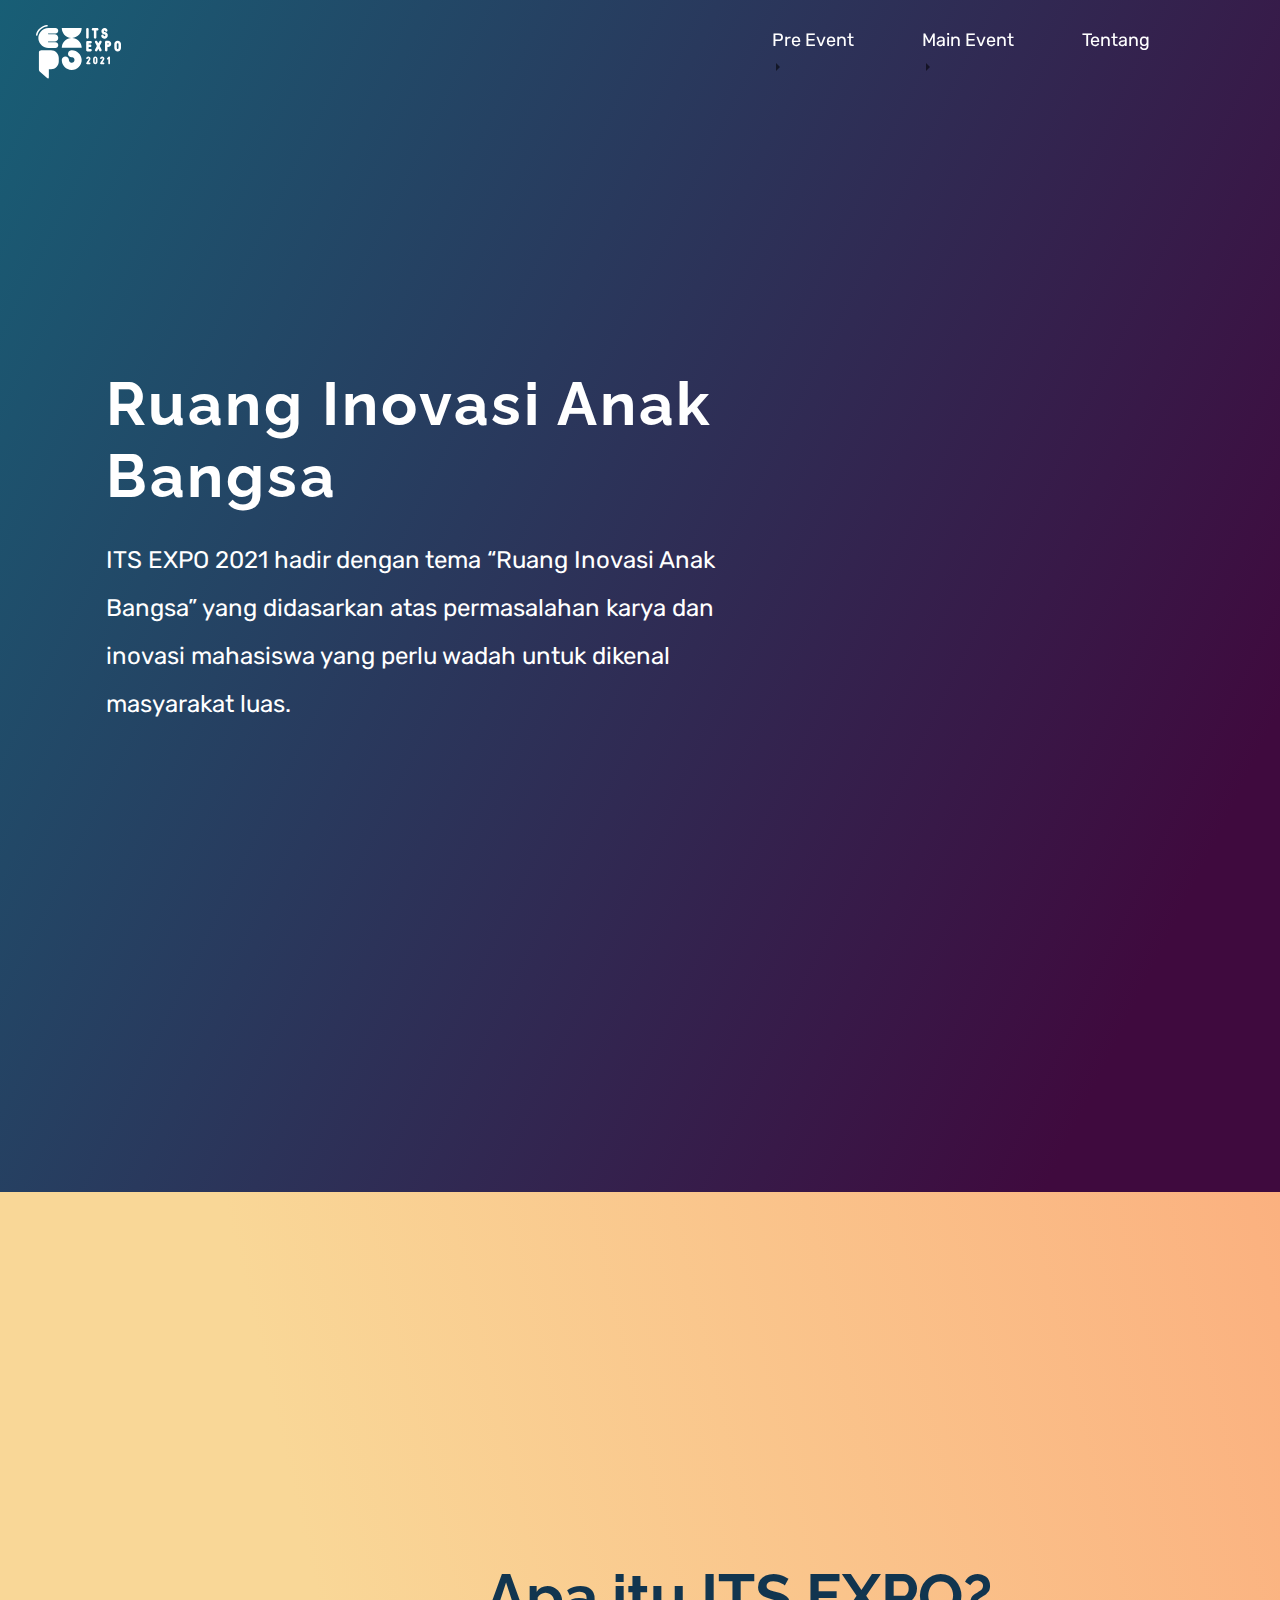
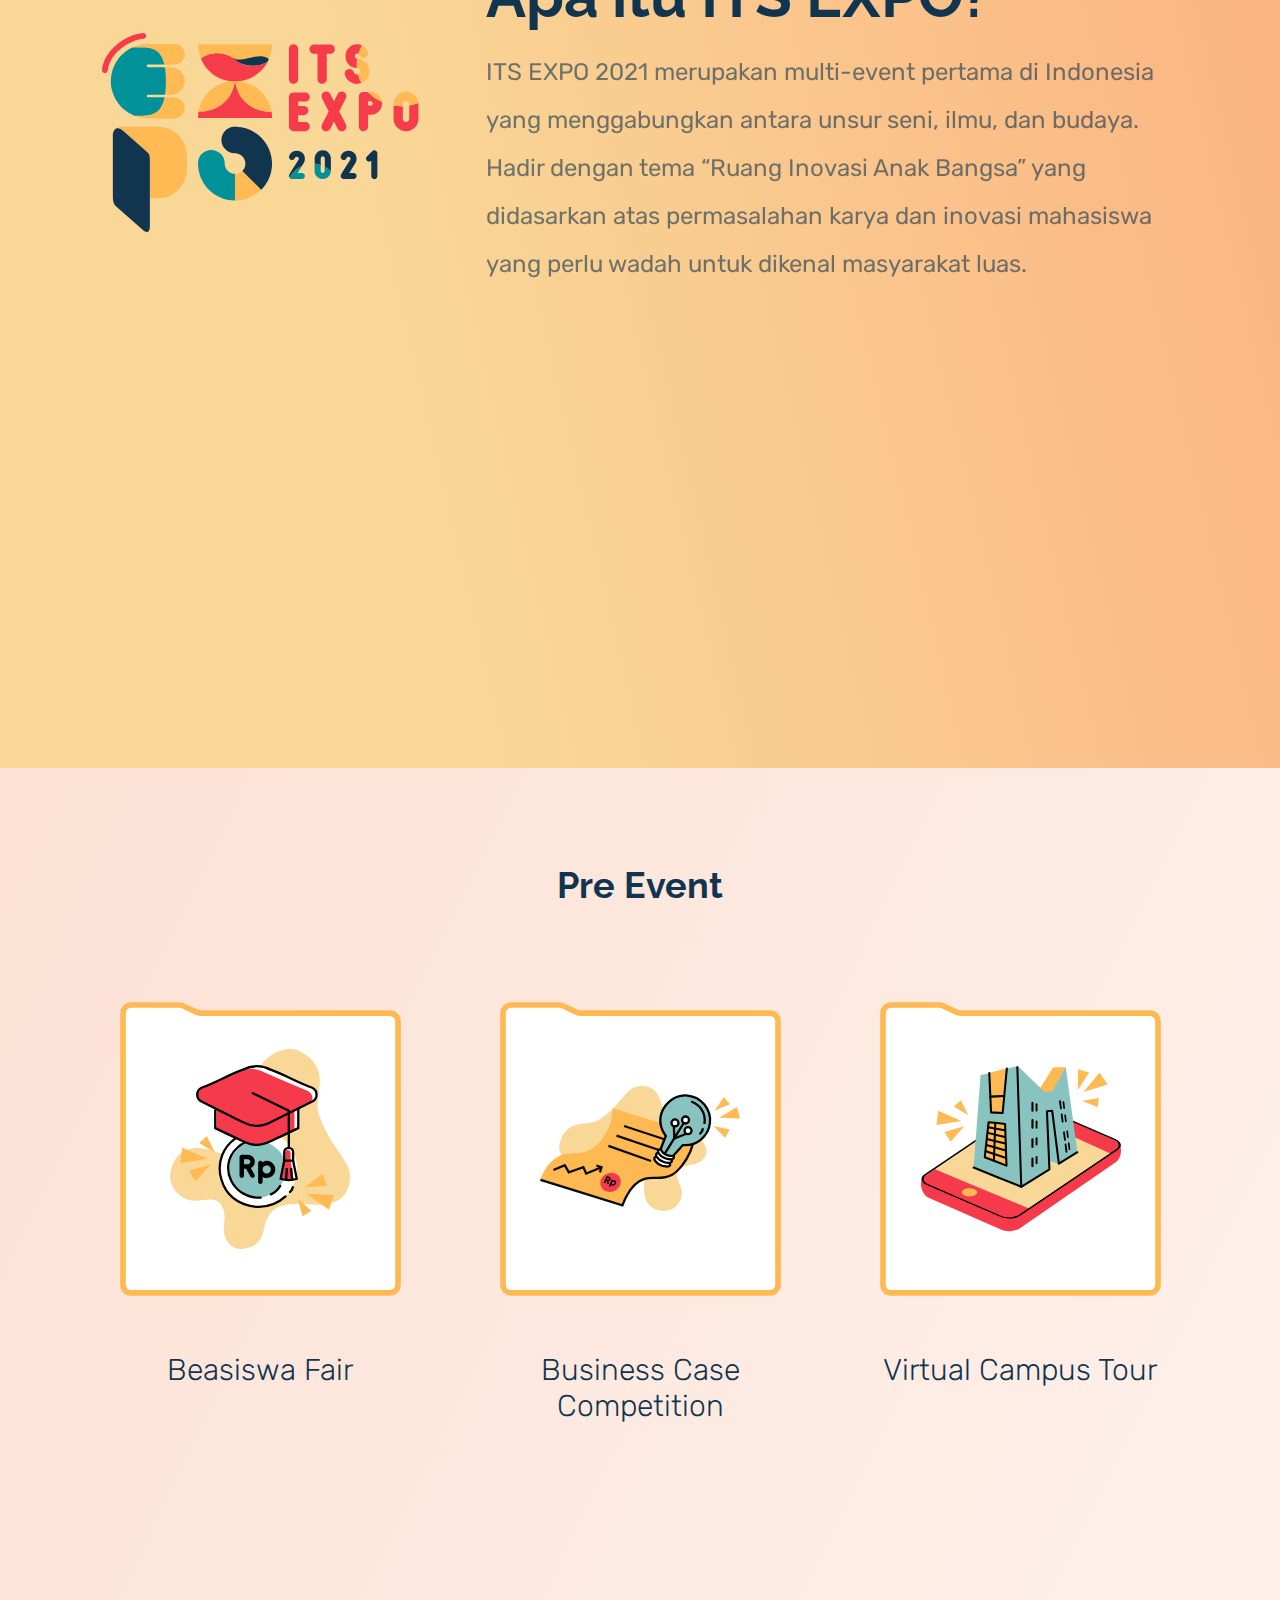
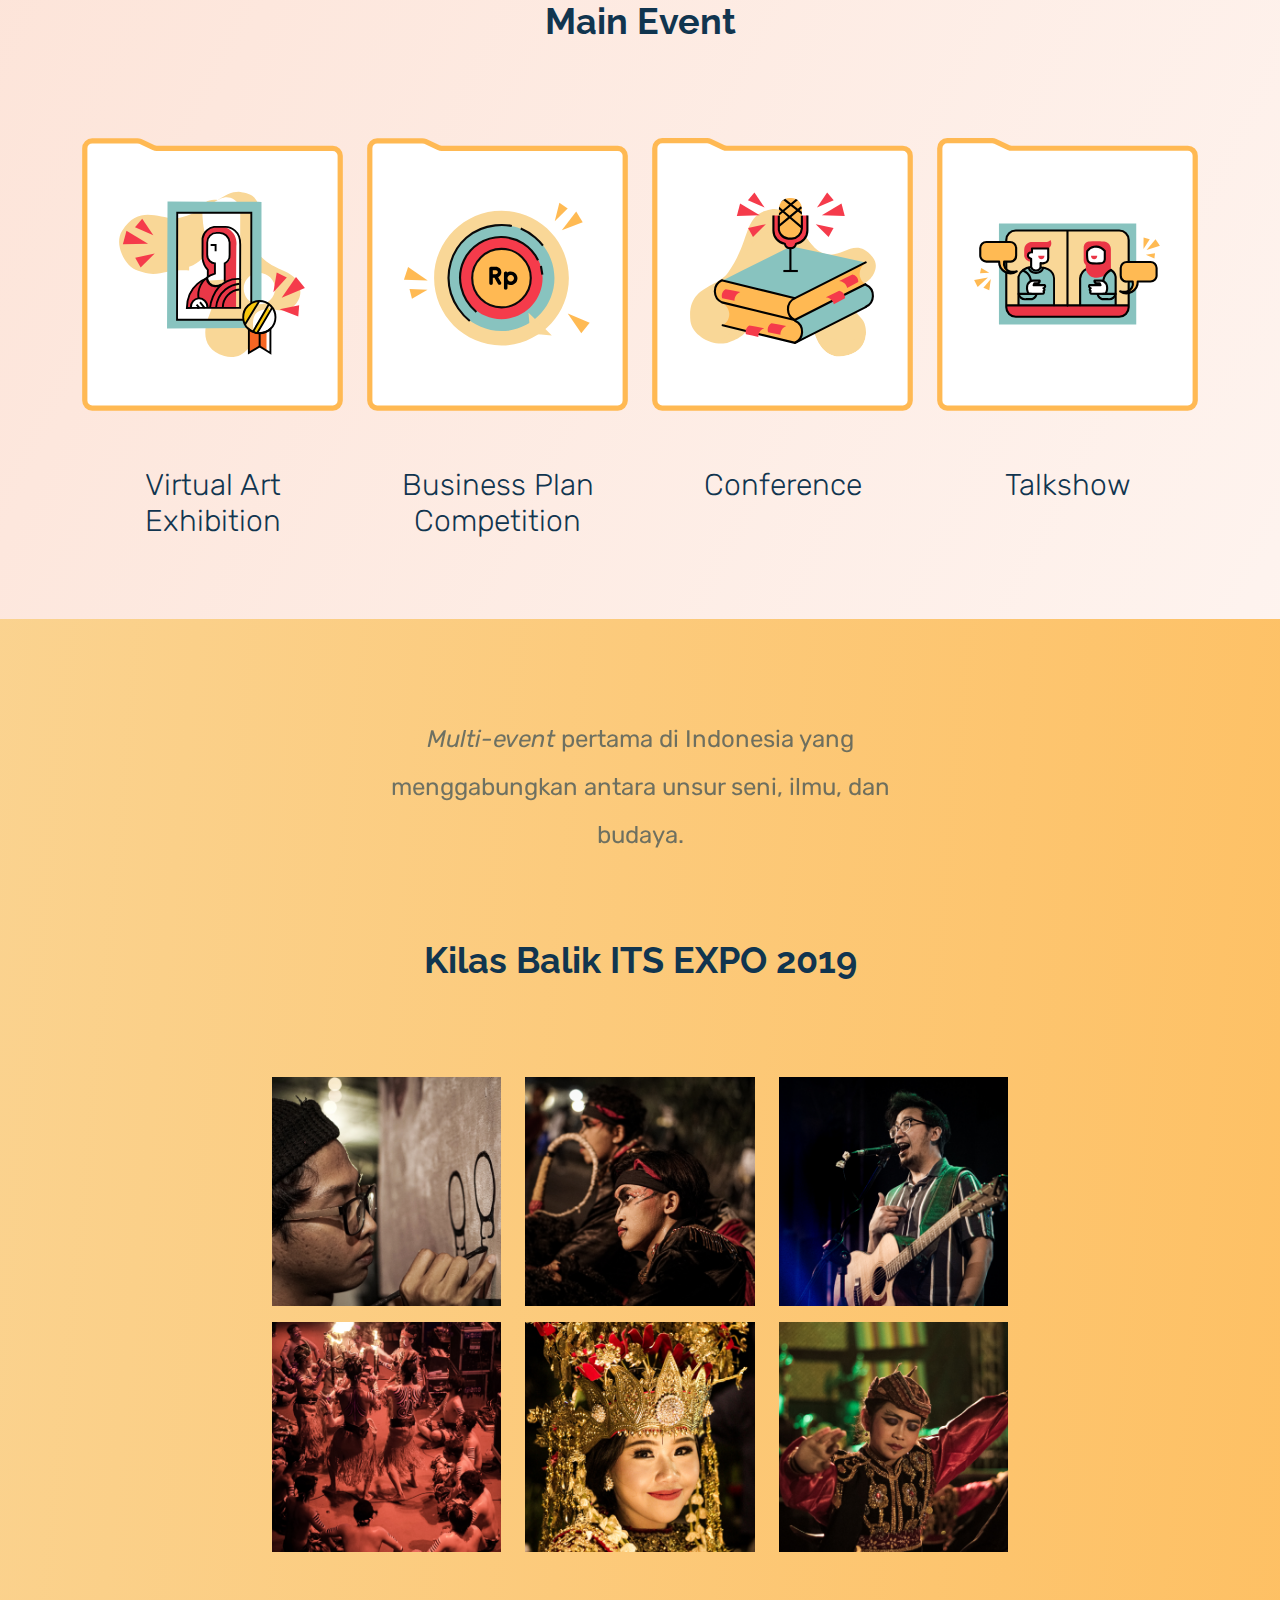
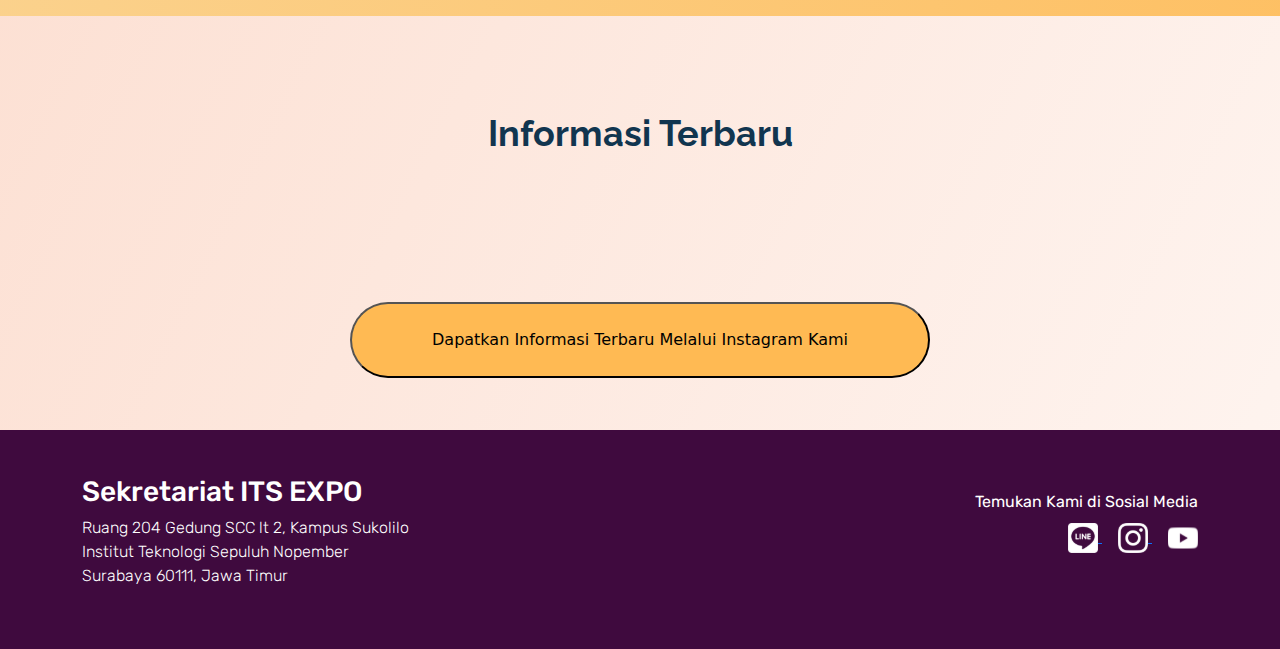
<file: index.html>
<!doctype html>
<html lang="en">
<head>
  <!-- Required meta tags -->
  <meta charset="utf-8">
  <meta name="viewport" content="width=device-width, initial-scale=1">
  <!-- css sendiri buat bg-section3 txt sama paddingnya -->
  <link href="css/main.css" rel="stylesheet" >
  <!-- Bootstrap CSS -->
  <link href="css/bootstrap.min.css" rel="stylesheet" >

  <!-- Font -->
  <link rel="preconnect" href="https://fonts.gstatic.com">
  <link href="https://fonts.googleapis.com/css2?family=Raleway:ital,wght@0,100;0,200;0,300;0,400;0,500;0,600;0,700;0,800;0,900;1,100;1,200;1,300;1,400;1,500;1,600;1,700;1,800;1,900&family=Rubik:ital,wght@0,300;0,400;0,500;0,600;0,700;0,800;0,900;1,300;1,400;1,500;1,600;1,700;1,800;1,900&display=swap" rel="stylesheet"> 
  <link rel="shortcut icon" sizes="16x16" href="img/Logo.svg" type="image/x-icon" />
  <title>EXPO ITS</title>

</head>
<body>
  <header class="fixed-top container-fluid bg-topbar">
    <!-- <nav class="navbar navbar-expand-lg navbar-light text-topbar">
      <div class="ms-auto">
        <a class="navbar-brand" href="#"><img src="img/Logo Putih.svg" alt="Logo ITS Expo"></a>
        <button class="navbar-toggler" type="button" data-toggle="collapse" data-target="#navbarSupportedContent" aria-controls="navbarSupportedContent" aria-expanded="false" aria-label="Toggle navigation">
          <span class="navbar-toggler-icon"></span>
        </button>
      </div>
      <div class="collapse navbar-collapse me-auto" id="navbarSupportedContent">
        <ul class="navbar-nav me-auto">
          <li class="nav-item active me-auto">
            <a class="nav-link text-topbar" href="#"> <div class="text-topbar">Pre Event</div>  </a>
          </li>
          <li class="nav-item">
            <a class="nav-link text-topbar" href="#"> <div class="text-topbar">Main Event</div></a>
          </li>
          <li class="nav-item">
            <a class="nav-link text-topbar" href="#" tabindex="-1"><div class="text-topbar">Tentang</div></a>
          </li>
        </ul>
      </div>
    </nav> -->
    <nav class="navbar navbar-expand-lg navbar-light">
      <div class="container-fluid">
        <a class="navbar-brand logo-nav" id="logo" href="#"><img src="img/Logo Putih.svg" alt="Logo ITS Expo"></a>
        <button class="navbar-toggler" type="button" data-bs-toggle="collapse" data-bs-target="#navbarSupportedContent" aria-controls="navbarSupportedContent" aria-expanded="false" aria-label="Toggle navigation">
          <span class="navbar-toggler-icon"></span>
        </button>
        <div class="collapse navbar-collapse flex-row-reverse nav-menu" id="navbarSupportedContent">
          
          <ul class="navbar-nav ml-auto mb-2 mb-lg-0">
            <li class="nav-item dropdown dropend">
              <a class="nav-link dropdown-toggle" href="#" id="navbarDropdown" role="button" data-bs-toggle="dropdown" >
                <div class="text-topbar">Pre Event</div>
              </a>
              <ul class="dropdown-menu" >
                <li><a class="dropdown-item" href="#"> <div class="text-nav-drop">Beasiswa Fair</div></a></li>
                <li><hr class="dropdown-divider1"></li>
                <li><a class="dropdown-item" href="#"> <div class="text-nav-drop">Bussiness Competition</div></a></li>
                <li><hr class="dropdown-divider1"></li>
                <li><a class="dropdown-item" href="#"> <div class="text-nav-drop">Virtual Campus Tour</div></a></li>
              </ul>
            </li>
            <li class="nav-item dropdown dropend">
              <a class="nav-link dropdown-toggle" href="#" id="navbarDropdown" role="button" data-bs-toggle="dropdown" >
                <div class="text-topbar">Main Event</div>
              </a>
              <ul class="dropdown-menu" >
                <li><a class="dropdown-item" href="#"> <div class="text-nav-drop">Virtual Art Exhibition</div></a></li>
                <li><hr class="dropdown-divider1"></li>
                <li><a class="dropdown-item" href="#"> <div class="text-nav-drop">Bussiness Plan Competition</div></a></li>
                <li><hr class="dropdown-divider1"></li>
                <li><a class="dropdown-item" href="#"> <div class="text-nav-drop">Conference</div></a></li>
                <li><hr class="dropdown-divider1"></li>
                <li><a class="dropdown-item" href="#"> <div class="text-nav-drop">Talkshow</div></a></li>
              </ul>
            </li>
            
            <li class="nav-item me-auto">
              <a class="nav-link" href="#section3" > <div class="text-topbar">Tentang</div></a>
            </li> 
          </ul>
        </div>
      </div>
    </nav>
  </header>
  <!-- section 1 -->
  <section id="section1" class="bg-section1 p-l-full d-flex align-items-center">
    <div class="container p-l-full">
      <div class="row">
        <div class="col-lg-8 my-5">
          <div class="container">
            <div class="title-section1 ">
              Ruang Inovasi Anak Bangsa
            </div>
            <br>
            <div class="subtext-section1 ">
              ITS EXPO 2021 hadir dengan tema “Ruang Inovasi Anak Bangsa” yang didasarkan atas permasalahan karya dan inovasi mahasiswa yang perlu wadah untuk dikenal masyarakat luas.
            </div>
          </div>
        </div>
      </div>
    </div>
  </section>
  <!-- Apa itu ITS Expo? -->
  <section id="section3" class="bg-section3 p-l-full d-flex align-items-center">
    <div class="container p-l-full">
      <div class="row">
        <div class="col-lg-4 align-self-center center-items">
          <img src="img/Logo.svg" alt="logo ITS EXPO">
        </div>
        <div class="col-lg-8 my-5">

          <div class="container">
            <div class="txt1 center-items">
              <p>Apa itu ITS EXPO?</p>
            </div>
            <div class="txt2">
              <p>
                ITS EXPO 2021 merupakan multi-event pertama di Indonesia yang menggabungkan antara unsur seni, ilmu, dan budaya. Hadir dengan tema “Ruang Inovasi Anak Bangsa” yang didasarkan atas permasalahan karya dan inovasi mahasiswa yang perlu wadah untuk dikenal masyarakat luas.
              </p>

            </div>

          </div>
        </div>
      </div>
    </div>
  </section>

  <!-- event section -->

  <section id="section4" class="bg-section4 d-flex align-items-center">

    <div class="container">
      <div class="title-center">
        <p>Pre Event</p>
      </div>
      <div class="center-items">
        <div class="row">
          <div class="col-lg-4 card-box">
            <a href="#">
              <img src="img/Beasiswa Fair.svg" class="img-fluid" alt="Icon Beasiswa Fair">
            </a>
            <div class="card-text">Beasiswa Fair</div>
          </div>
          <div class="col-lg-4 card-box">
            <a href="#">
              <img src="img/Business Case Competition.svg" class="img-fluid" alt="Icon Business Case Competition">
            </a>
            <div class="card-text">Business Case Competition</div>
          </div>
          <div class="col-lg-4 card-box">
            <a href="#">
              <img src="img/Virtual Campus Tour.svg" class="img-fluid" alt="Icon Virtual Campus Tour">
            </a>
            <div class="card-text">Virtual Campus Tour</div>
          </div>
        </div>
      </div>
      <div id="section41" class="title-center">
        <p>Main Event</p>
      </div>
      <div class="center-items">
        <div class="row">
          <div class="col-lg-3 card-box">
            <a href="#">
              <img src="img/Virtual Art Exhibition.svg" class="img-fluid" alt="Icon Virtual Art Exhibition">
            </a>
            <div class="card-text">Virtual Art Exhibition</div>
          </div>
          <div class="col-lg-3 card-box">
            <a href="#">
              <img src="img/Business Plan Competition.svg" class="img-fluid" alt="Icon Business Plan Competition">
            </a>
            <div class="card-text">Business Plan Competition</div>
          </div>
          <div class="col-lg-3 card-box">
            <a href="#">
              <img src="img/Conference.svg" class="img-fluid" alt="Icon Conference">
            </a>
            <div class="card-text">Conference</div>
          </div>
          <div class="col-lg-3 card-box">
            <a href="#">
              <img src="img/Talkshow.svg" class="img-fluid" alt="Icon Talkshow">
            </a>
            <div class="card-text">Talkshow</div>
          </div>
        </div>
      </div>
    </div>
  </section>

  <section id="section5" class="bg-section5 d-flex align-items-center">
    <div class="container p-l">
      <div class="subtitle">
        <p><i>Multi-event</i> pertama di Indonesia yang menggabungkan antara unsur seni, ilmu, dan budaya.</p>
      </div>
      <div class="title-center">
        <p>Kilas Balik ITS EXPO 2019</p>
      </div>
      <div class="center-items">
        <div class="row">
          <div class="col-lg-8 mx-auto">
            <div class="row">
              <div class="col-lg-4">
                <img src="img/kilas/1.png" class="img-fluid gallery-img" alt="Icon Virtual Art Exhibition">
              </div>
              <div class="col-lg-4">
                <img src="img/kilas/2.png" class="img-fluid gallery-img" alt="Icon Business Plan Competition">
              </div>
              <div class="col-lg-4">
                <img src="img/kilas/3.png" class="img-fluid gallery-img" alt="Icon Conference">
              </div>
              <div class="col-lg-4">
                <img src="img/kilas/4.png" class="img-fluid gallery-img" alt="Icon Talkshow">
              </div>
              <div class="col-lg-4">
                <img src="img/kilas/5.png" class="img-fluid gallery-img" alt="Icon Virtual Art Exhibition">
              </div>
              <div class="col-lg-4">
                <img src="img/kilas/6.png" class="img-fluid gallery-img" alt="Icon Business Plan Competition">
              </div>
            </div>
          </div>
        </div>
      </div>
    </div>
  </section>


  <section class="bg-section6 d-flex align-items-center">
    <div class="container">
      <div class="title-center">
        <p>Informasi Terbaru</p>
      </div>
      <div class="row">
        <div class="col-lg">
          <div class="elfsight-app-3b34441f-dd20-49b1-989b-34f614770075"></div>
        </div>
        <div class="klik-button">
          <button class="button-yellow">Dapatkan Informasi Terbaru Melalui Instagram Kami</button>
        </div>
      </div>
    </div>
  </section>

  <section class="bg-footer d-flex align-items-left">
    <div class="container footer">
      <div class="row">
        <div class="col text-copyright">
          <h3>Sekretariat ITS EXPO</h3>
          <p>Ruang 204 Gedung SCC lt 2, Kampus Sukolilo<br>Institut Teknologi Sepuluh Nopember<br>Surabaya 60111, Jawa Timur</p>
        </div>
        <div class="col text-footer">
          <p>Temukan Kami di Sosial Media</p>
          <a href="#">
            <img src="img/line.svg" alt="Line">
          </a>
          <a href="#">
            <img src="img/instagram.svg" alt="Instagram">
          </a>
          <a href="#">
            <img src="img/youtube.svg" alt="Youtube">
          </a>
        </div>
      </div>
    </div>
  </section>

  <!-- Option 1: Bootstrap Bundle with Popper -->
  <script src="js/bootstrap.bundle.min.js" ></script>

  <!-- JQuery cdn -->
  <script src="https://ajax.googleapis.com/ajax/libs/jquery/3.5.1/jquery.min.js"></script>

  <!-- IG Embed Script -->
  <script src="https://apps.elfsight.com/p/platform.js" defer></script>

  <!-- Scroll Navbar Script -->
  <script type="text/javascript">
    $(window).scroll(function() {    
    var scroll = $(window).scrollTop();

     //>=, not <=
    if (scroll >= 1000) {
        //clearHeader, not clearheader - caps H
        $(".bg-topbar").addClass("scrolled");
        $("#logo img").attr("src","img/logo_scroll.svg");
        $(".text-topbar").addClass("scrolled");
    } else {
      $(".bg-topbar").removeClass("scrolled");
      $("#logo img").attr("src","img/Logo putih.svg");
      $(".text-topbar").removeClass("scrolled");
    }
});
  </script>
  </body>
</html>
</file>
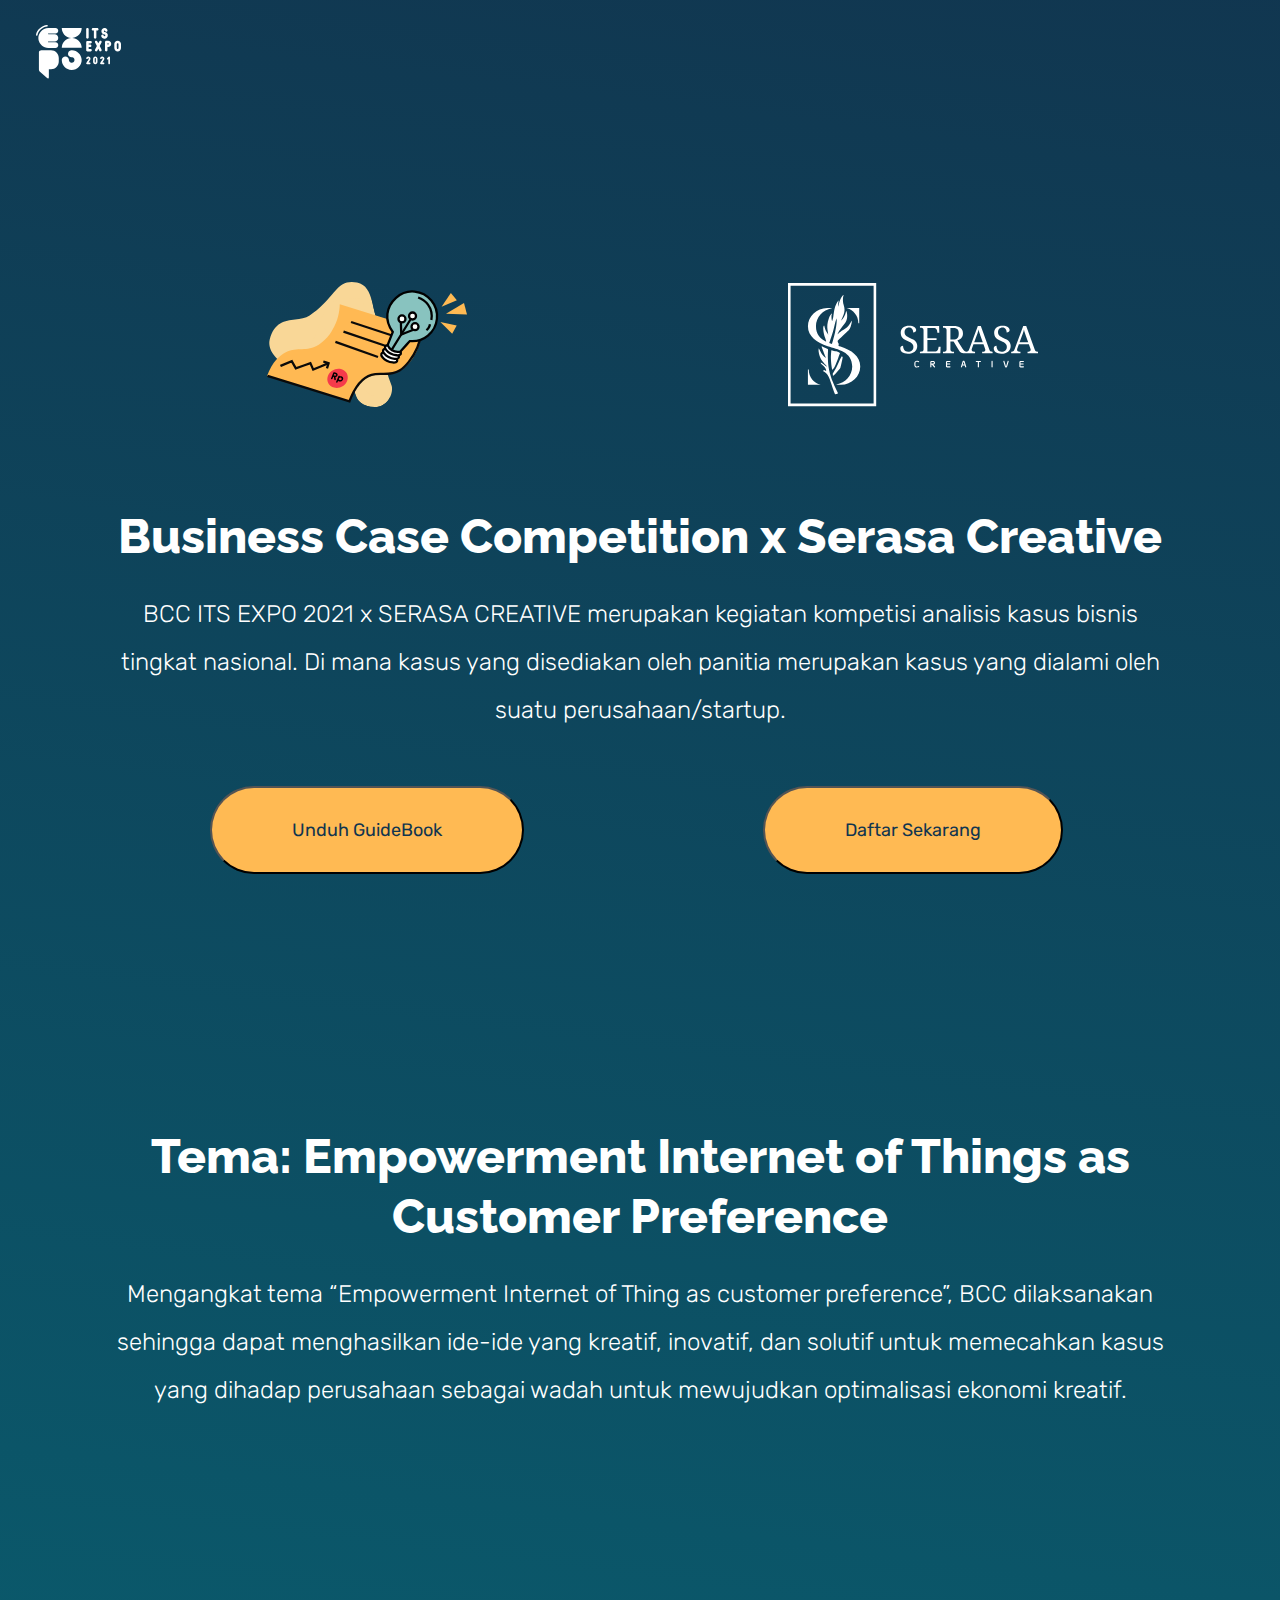
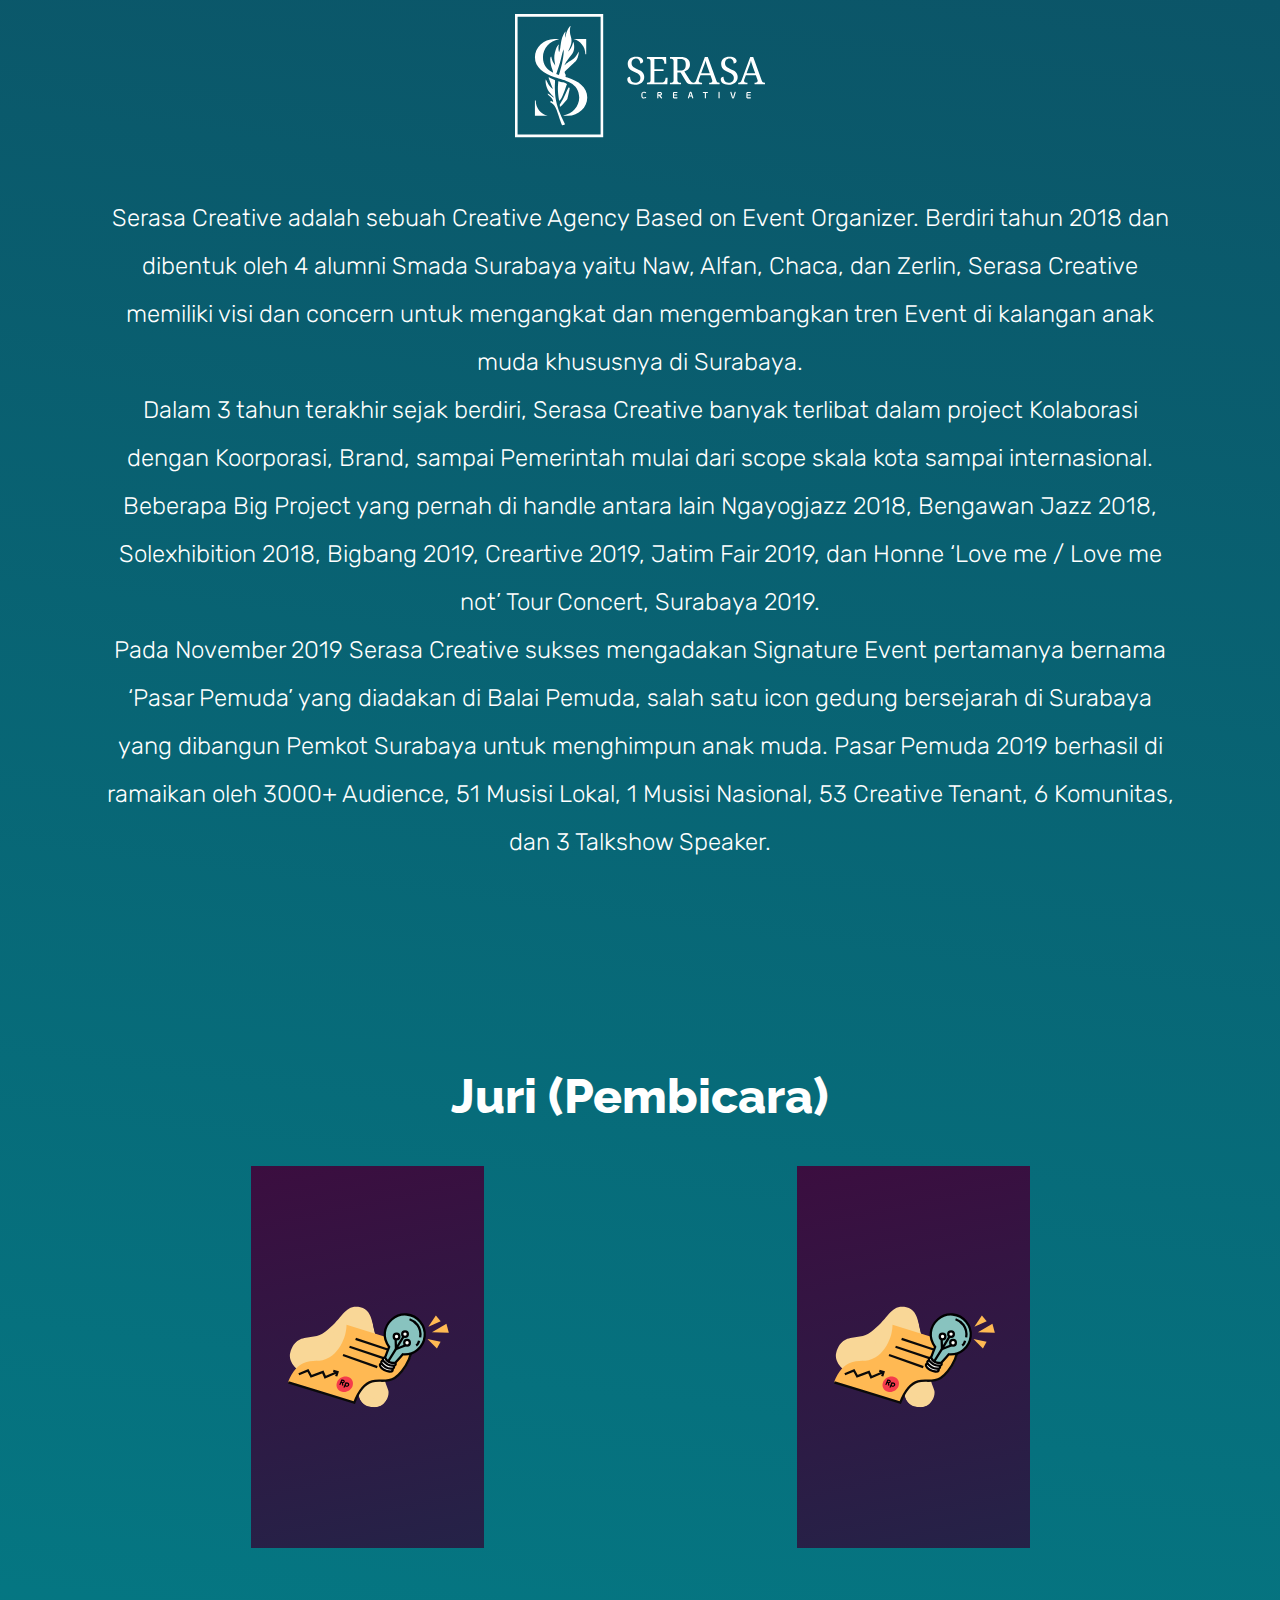
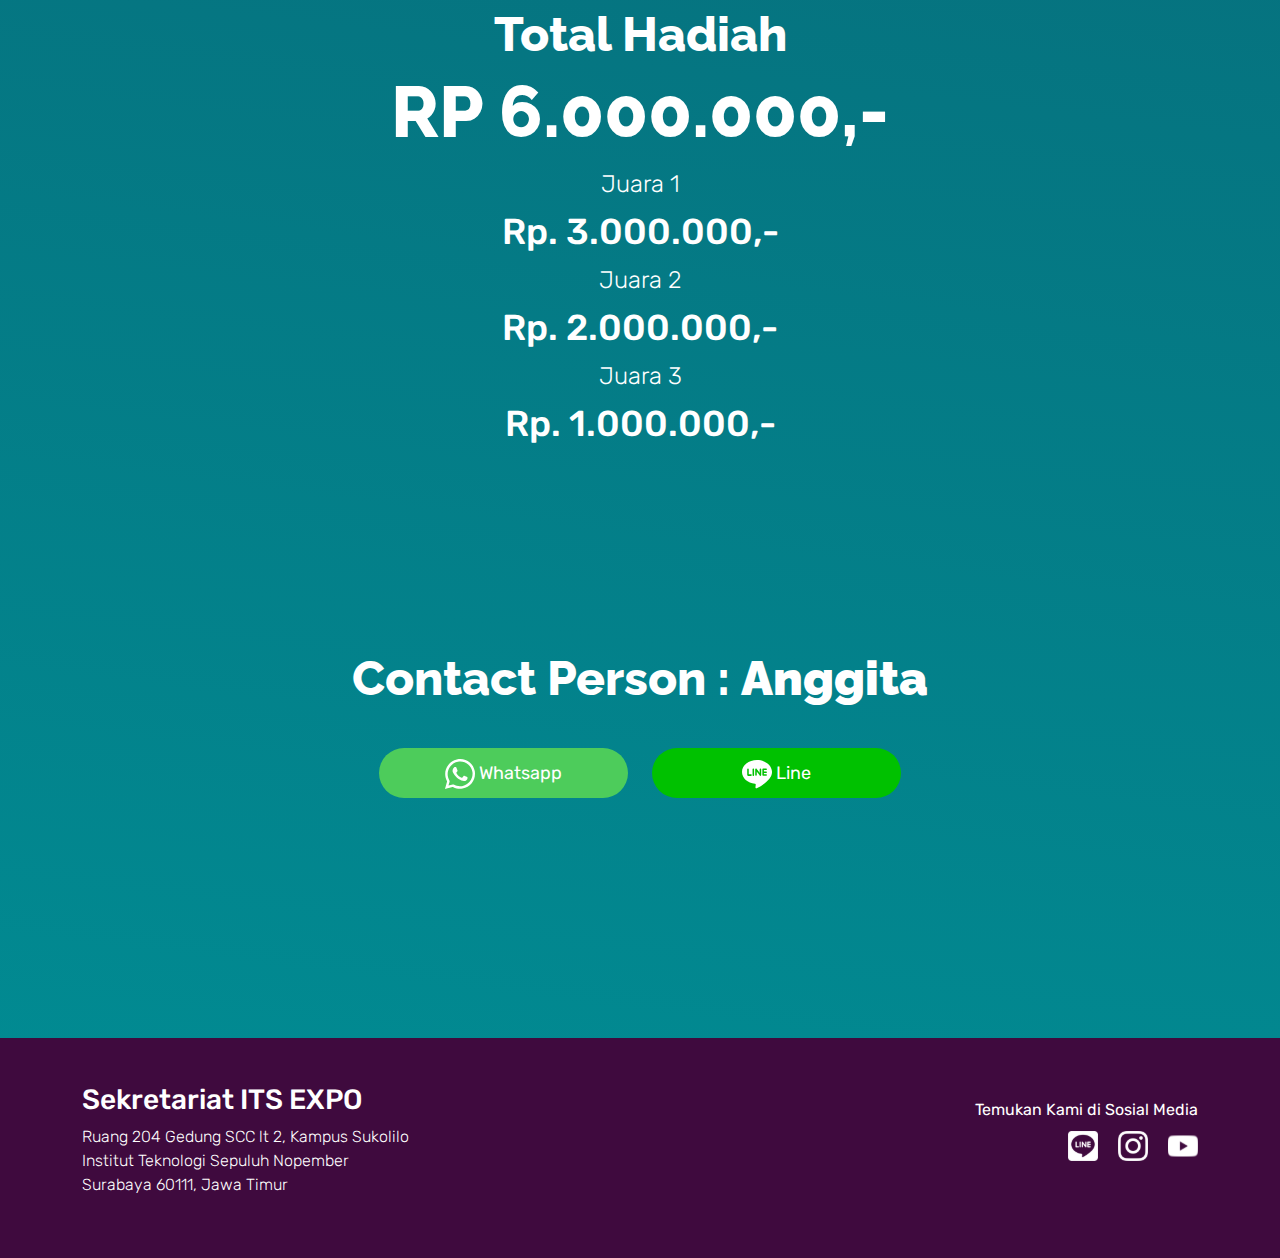
<file: bcc.html>
<!doctype html>
<html lang="en">
<head>
  <!-- Required meta tags -->
  <meta charset="utf-8">
  <meta name="viewport" content="width=device-width, initial-scale=1">
  <!-- css sendiri buat bg-section3 txt sama paddingnya -->
  <link href="css/main.css" rel="stylesheet" >
  <!-- Bootstrap CSS -->
  <link href="css/bootstrap.min.css" rel="stylesheet" >

  <!-- Font -->
  <link rel="preconnect" href="https://fonts.gstatic.com">
  <link href="https://fonts.googleapis.com/css2?family=Raleway:ital,wght@0,100;0,200;0,300;0,400;0,500;0,600;0,700;0,800;0,900;1,100;1,200;1,300;1,400;1,500;1,600;1,700;1,800;1,900&family=Rubik:ital,wght@0,300;0,400;0,500;0,600;0,700;0,800;0,900;1,300;1,400;1,500;1,600;1,700;1,800;1,900&display=swap" rel="stylesheet"> 
  <link rel="shortcut icon" sizes="16x16" href="img/Logo.svg" type="image/x-icon" />
  <title>Landing Page BCC</title>

</head>
<body class="bg-bcc">
  <header class="fixed-top container-fluid bg-topbar">
    <nav class="navbar navbar-expand-lg navbar-light">
      <div class="container-fluid">
        <a class="navbar-brand logo-nav" id="logo" href="#"><img src="img/Logo Putih.svg" alt="Logo ITS Expo"></a>
        <button class="navbar-toggler" type="button" data-bs-toggle="collapse" data-bs-target="#navbarSupportedContent" aria-controls="navbarSupportedContent" aria-expanded="false" aria-label="Toggle navigation">
          <span class="navbar-toggler-icon"></span>
        </button>
        <div>
          <div class="collapse navbar-collapse flex-row-reverse nav-menu" id="navbarSupportedContent">
            <ul class="navbar-nav ml-auto mb-2 mb-lg-0">
              <li class="nav-item me-auto" style="display: none;">
                <a href="" class="button-daftar-nav button-text">
                    Daftar
                  </a>
              </li> 
            </ul>
            <ul class="navbar-nav ml-auto mb-2 mb-lg-0">
              <li class="nav-item me-auto" style="display: none;">
                <a class="nav-link" href="#" > <div class="text-topbar">Unduh Guidebook</div></a>
              </li> 
            </ul>
          </div>
        </div>
      </div>
    </nav>
  </header>

  <section class="d-flex align-items-center section-break">
    <div class="container">
      <div class="row">
        <div class="col-lg-12 mx-auto">
          <div class="container">
            <div class="logo">
              <div class="row">
                <div class="col-lg-4 mx-auto center-items">
                  <img src="img/bcc/Business Case Comp.svg" class="img-fluid gallery-img" alt="Business Case Comp">
                </div>
                <div class="col-lg-4 mx-auto center-items">
                  <img src="img/bcc/Logo Serasa Creative.svg" class="img-fluid gallery-img" alt="Logo Serasa Creative">
                </div>
              </div>
            </div>
            <div class="title-text">
              Business Case Competition x Serasa Creative
            </div>
            <br>
            <div class="subtitle-text">
              BCC ITS EXPO 2021 x SERASA CREATIVE merupakan kegiatan kompetisi analisis kasus bisnis tingkat nasional. Di mana kasus yang disediakan oleh panitia merupakan kasus yang dialami oleh suatu perusahaan/startup.
            </div>
            <div class="row">
              <div class="col-lg-6 klik-button">
                <button class="button-yellow button-text">Unduh GuideBook</button>
              </div>
              <div class="col-lg-6 klik-button">
                <button class="button-yellow button-text">Daftar Sekarang</button>
              </div>
            </div>
          </div>
        </div>
      </div>
    </div>
  </section>

  <section class="d-flex align-items-center section-break">
    <div class="container">
      <div class="row">
        <div class="col-lg-12 mx-auto">
          <div class="container">
            <div class="title-text">
              Tema: Empowerment Internet of Things as Customer Preference
            </div>
            <br>
            <div class="subtitle-text">
              Mengangkat tema “Empowerment Internet of Thing as customer preference”, BCC dilaksanakan sehingga dapat menghasilkan ide-ide yang kreatif, inovatif, dan solutif untuk memecahkan kasus yang dihadap perusahaan sebagai wadah untuk mewujudkan optimalisasi ekonomi kreatif.
            </div>
            <div class="section-break">
              <div class="logo">
                <div class="row">
                  <div class="col-lg-4 mx-auto center-items">
                    <img src="img/bcc/Logo Serasa Creative.svg" class="img-fluid gallery-img" alt="Logo Serasa Creative">
                  </div>
                </div>
              </div>
            </div>
            <div class="subtitle-text">
              Serasa Creative adalah sebuah Creative Agency Based on Event Organizer. Berdiri tahun 2018 dan dibentuk oleh 4 alumni Smada Surabaya yaitu Naw, Alfan, Chaca, dan Zerlin, Serasa Creative memiliki visi dan concern untuk mengangkat dan mengembangkan tren Event di kalangan anak muda khususnya di Surabaya. <br>
              Dalam 3 tahun terakhir sejak berdiri, Serasa Creative banyak terlibat dalam project Kolaborasi dengan Koorporasi, Brand, sampai Pemerintah mulai dari scope skala kota sampai internasional. Beberapa Big Project yang pernah di handle antara lain Ngayogjazz 2018, Bengawan Jazz 2018, Solexhibition 2018, Bigbang 2019, Creartive 2019, Jatim Fair 2019, dan Honne ‘Love me / Love me not’ Tour Concert, Surabaya 2019.<br>
              Pada November 2019 Serasa Creative sukses mengadakan Signature Event pertamanya bernama ‘Pasar Pemuda’ yang diadakan di Balai Pemuda, salah satu icon gedung bersejarah di Surabaya yang dibangun Pemkot Surabaya untuk menghimpun anak muda. Pasar Pemuda 2019 berhasil di ramaikan oleh 3000+ Audience, 51 Musisi Lokal, 1 Musisi Nasional, 53 Creative Tenant, 6 Komunitas, dan 3 Talkshow Speaker.
            </div>
          </div>
        </div>
      </div>
    </div>
  </section>

  <section class="d-flex align-items-center section-break">
    <div class="container">
      <div class="row">
        <div class="col-lg-12 mx-auto">
          <div class="container">
            <div class="title-text">
              Juri (Pembicara)
            </div>
            <div class="logo">
              <div class="row">
                <div class="col-lg-4 mx-auto center-items">
                  <img src="img/bcc/Pembicara.svg" class="img-fluid gallery-img" alt="Pembicara 1">
                </div>
                <div class="col-lg-4 mx-auto center-items">
                  <img src="img/bcc/Pembicara.svg" class="img-fluid gallery-img" alt="Pembicara 2">
                </div>
              </div>
            </div>
            <div class="title-text">
              Total Hadiah
            </div>
            <div class="title-text-lg">
              RP 6.000.000,-
            </div>
            <div class="subtitle-text">
              Juara 1
            </div>
            <div class="prize-text">
              Rp. 3.000.000,-
            </div>
            <div class="subtitle-text">
              Juara 2
            </div>
            <div class="prize-text">
              Rp. 2.000.000,-
            </div>
            <div class="subtitle-text">
              Juara 3
            </div>
            <div class="prize-text">
              Rp. 1.000.000,-
            </div>
          </div>
        </div>
      </div>
    </div>
  </section>

  <section class="d-flex align-items-center section-break">
    <div class="container">
      <div class="row">
        <div class="col-lg-12 mx-auto">
          <div class="container">
            <div class="title-text">
              Contact Person : <b>Anggita</b>
            </div>
            <div class="logo">
              <div class="row justify-content-center">
                <div class="col-lg-3">
                  <a href="" class="button-whatsapp button-text">
                    <i><img src="img/bcc/Logo Whatsapp.svg" alt="Logo Whatsapp"></i>
                    <label>Whatsapp</label>
                  </a>
                </div>
                <div class="col-lg-3">
                  <a href="" class="button-line button-text">
                    <i><img src="img/bcc/Logo Line.svg" alt="Logo Line"></i>
                    <label>Line</label>
                  </a>
                </div>
              </div>
            </div>
          </div>
        </div>
      </div>
    </div>
  </section>

  <section class="bg-footer d-flex align-items-left section-break">
    <div class="container footer">
      <div class="row">
        <div class="col text-copyright">
          <h3>Sekretariat ITS EXPO</h3>
          <p>Ruang 204 Gedung SCC lt 2, Kampus Sukolilo<br>Institut Teknologi Sepuluh Nopember<br>Surabaya 60111, Jawa Timur</p>
        </div>
        <div class="col text-footer">
          <p>Temukan Kami di Sosial Media</p>
          <div style="display: inline-flex;">
            <a href="#">
              <img src="img/line.svg" alt="Line">
            </a>
          </div>
          <div style="display: inline-flex;">
            <a href="#">
              <img src="img/instagram.svg" alt="Instagram">
            </a>
          </div>
          <div style="display: inline-flex;">
            <a href="#">
              <img src="img/youtube.svg" alt="Youtube">
            </a>
          </div>
        </div>
      </div>
    </div>
  </section>

  <!-- Option 1: Bootstrap Bundle with Popper -->
  <script src="js/bootstrap.bundle.min.js" ></script>

  <!-- JQuery cdn -->
  <script src="https://ajax.googleapis.com/ajax/libs/jquery/3.5.1/jquery.min.js"></script>

  <!-- IG Embed Script -->
  <script src="https://apps.elfsight.com/p/platform.js" defer></script>

  <!-- Scroll Navbar Script -->
  <script type="text/javascript">
    $(window).scroll(function() {    
      var scroll = $(window).scrollTop();

      if (scroll >= 1000) {
        $(".bg-topbar").addClass("scrolled");
        $("#logo img").attr("src","img/logo_scroll.svg");
        $(".text-topbar").addClass("scrolled");
        $(".nav-item").css("display", "block");
      } else {
        $(".bg-topbar").removeClass("scrolled");
        $("#logo img").attr("src","img/Logo putih.svg");
        $(".text-topbar").removeClass("scrolled");
        $(".nav-item").css("display", "none");
      }
    });
  </script>
</body>
</html>
</file>
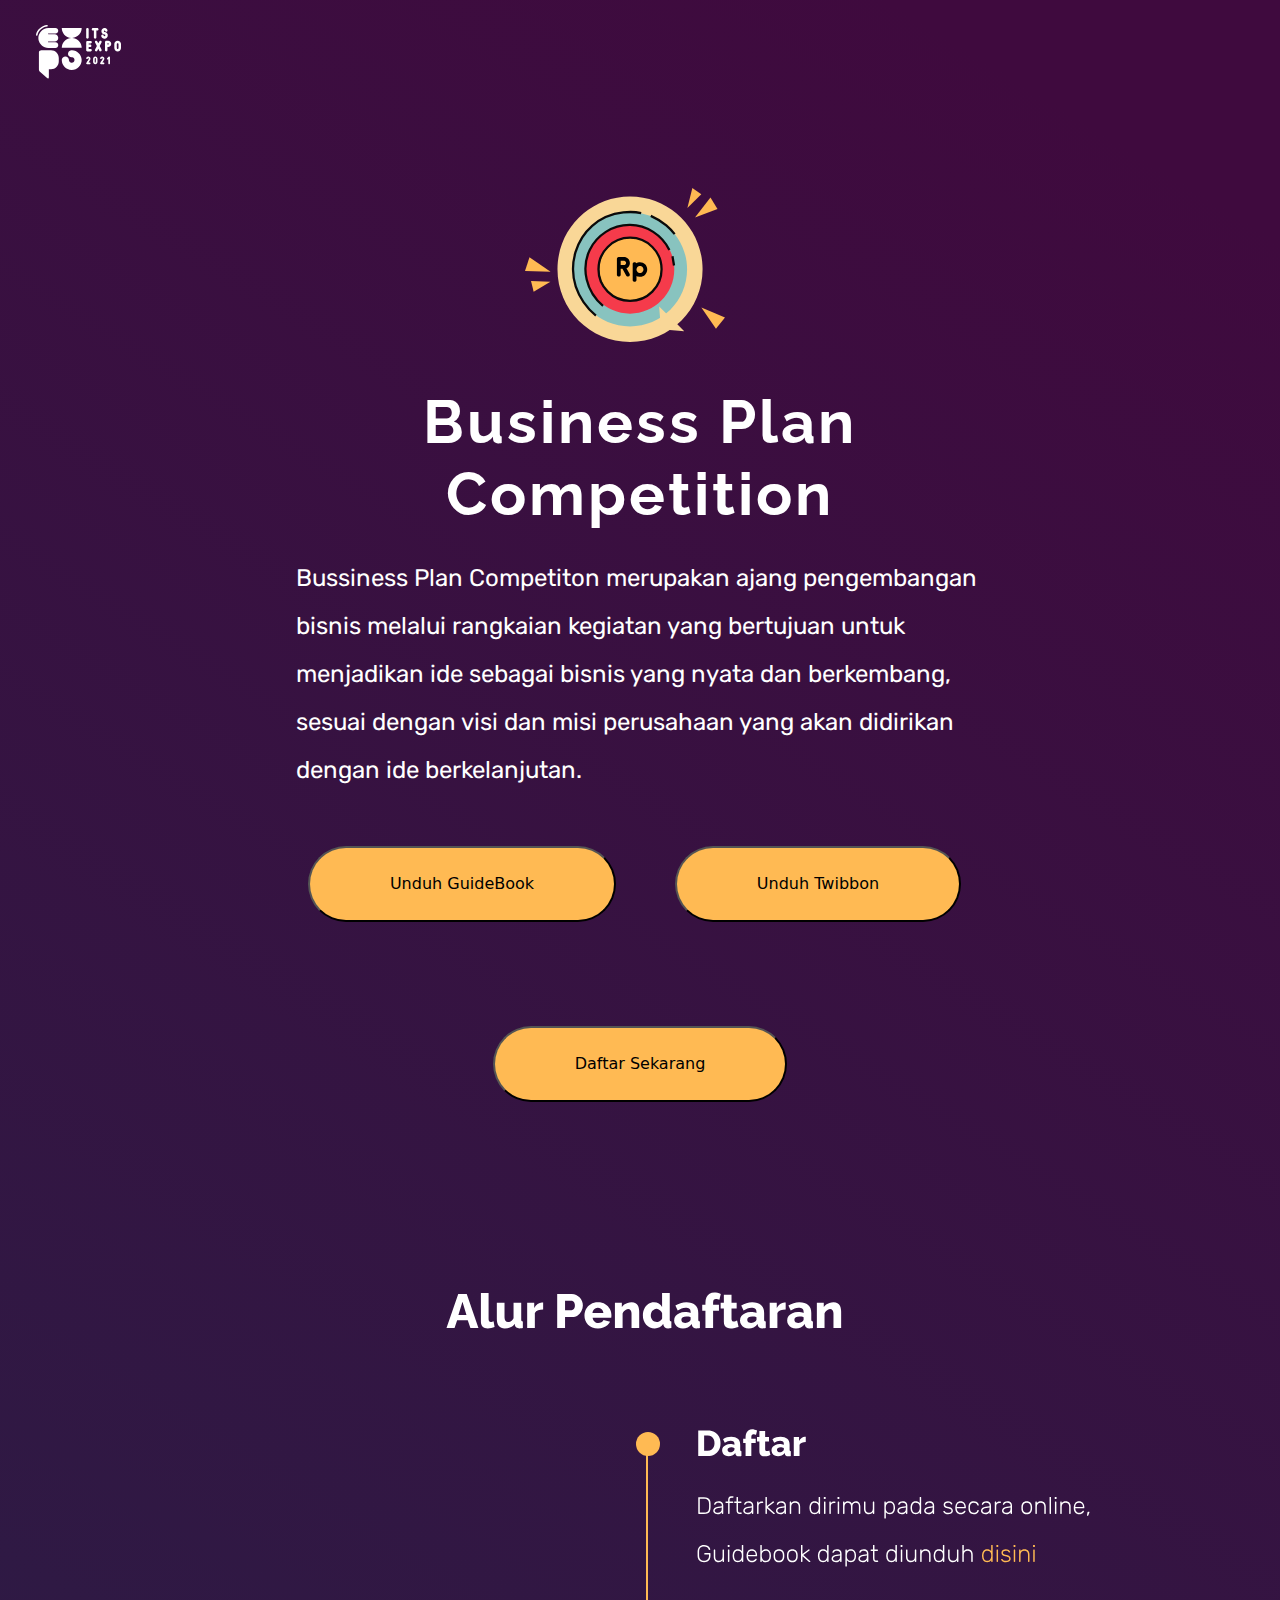
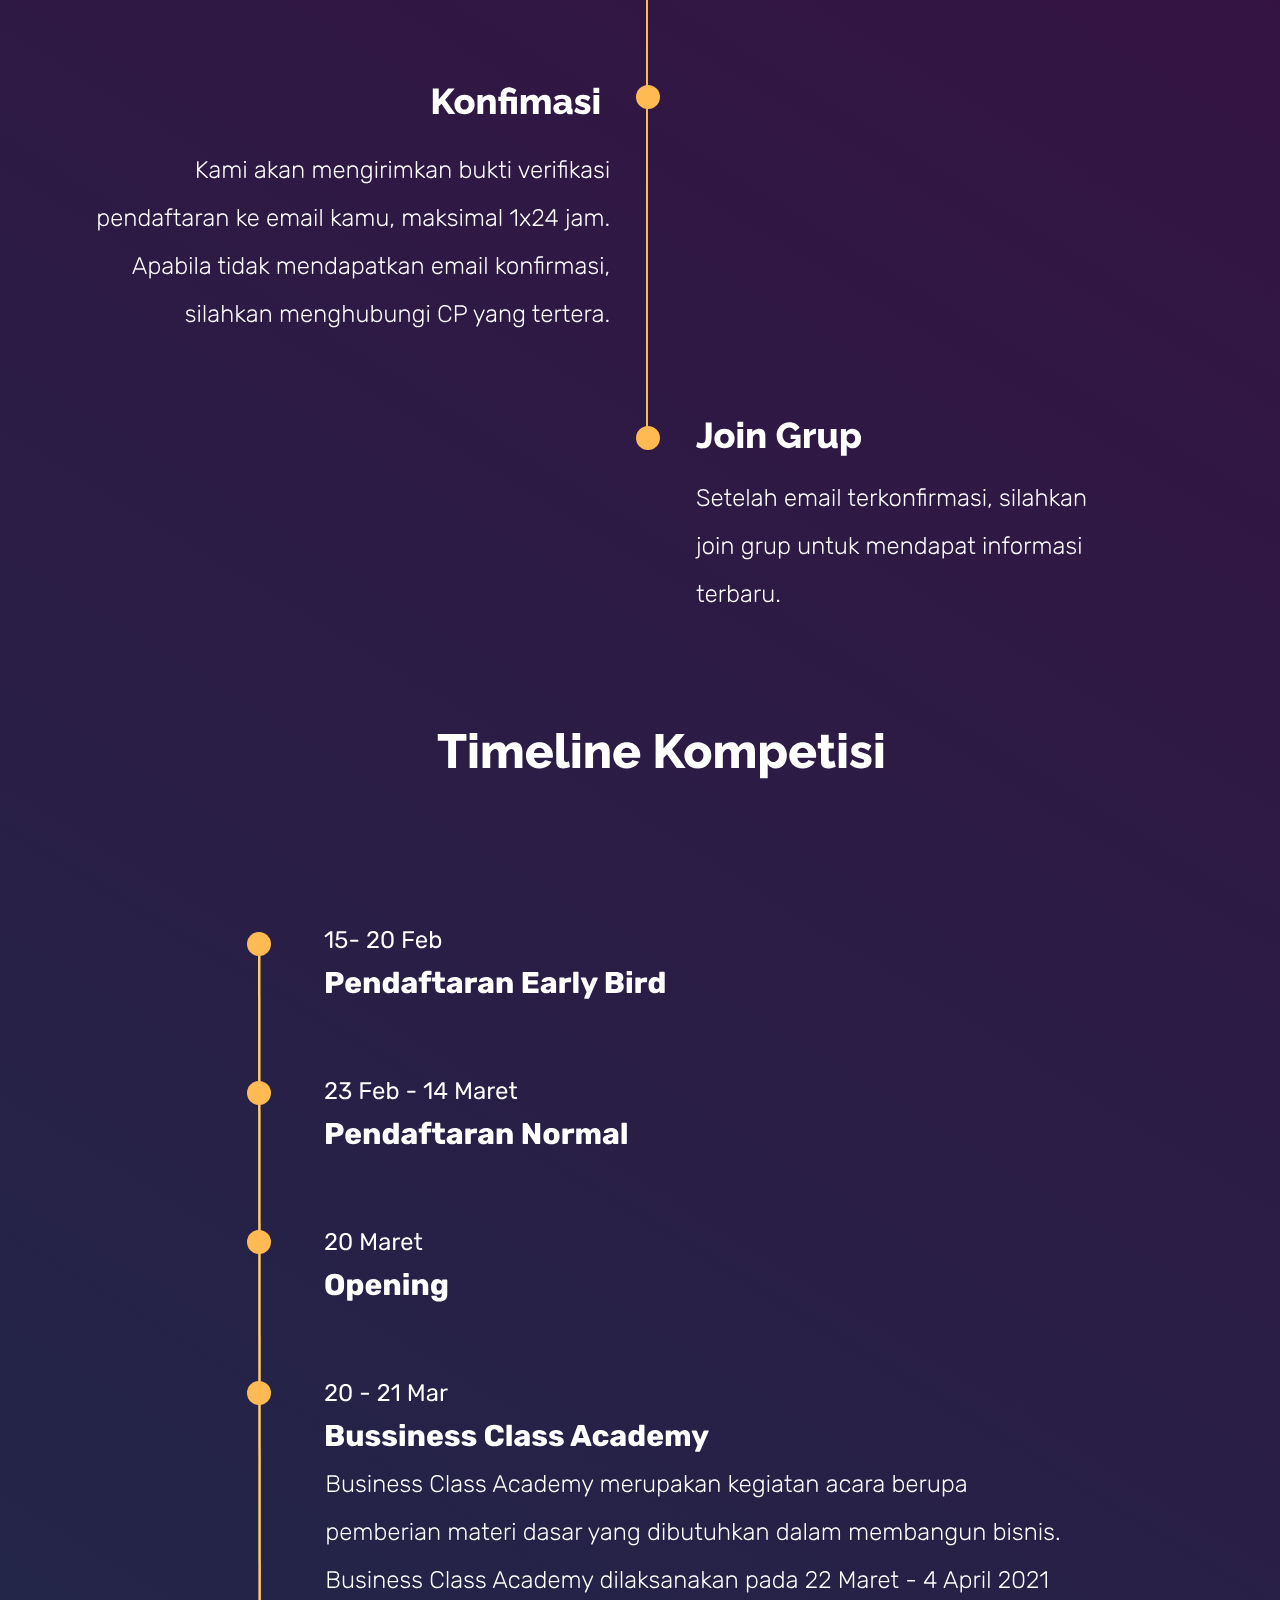
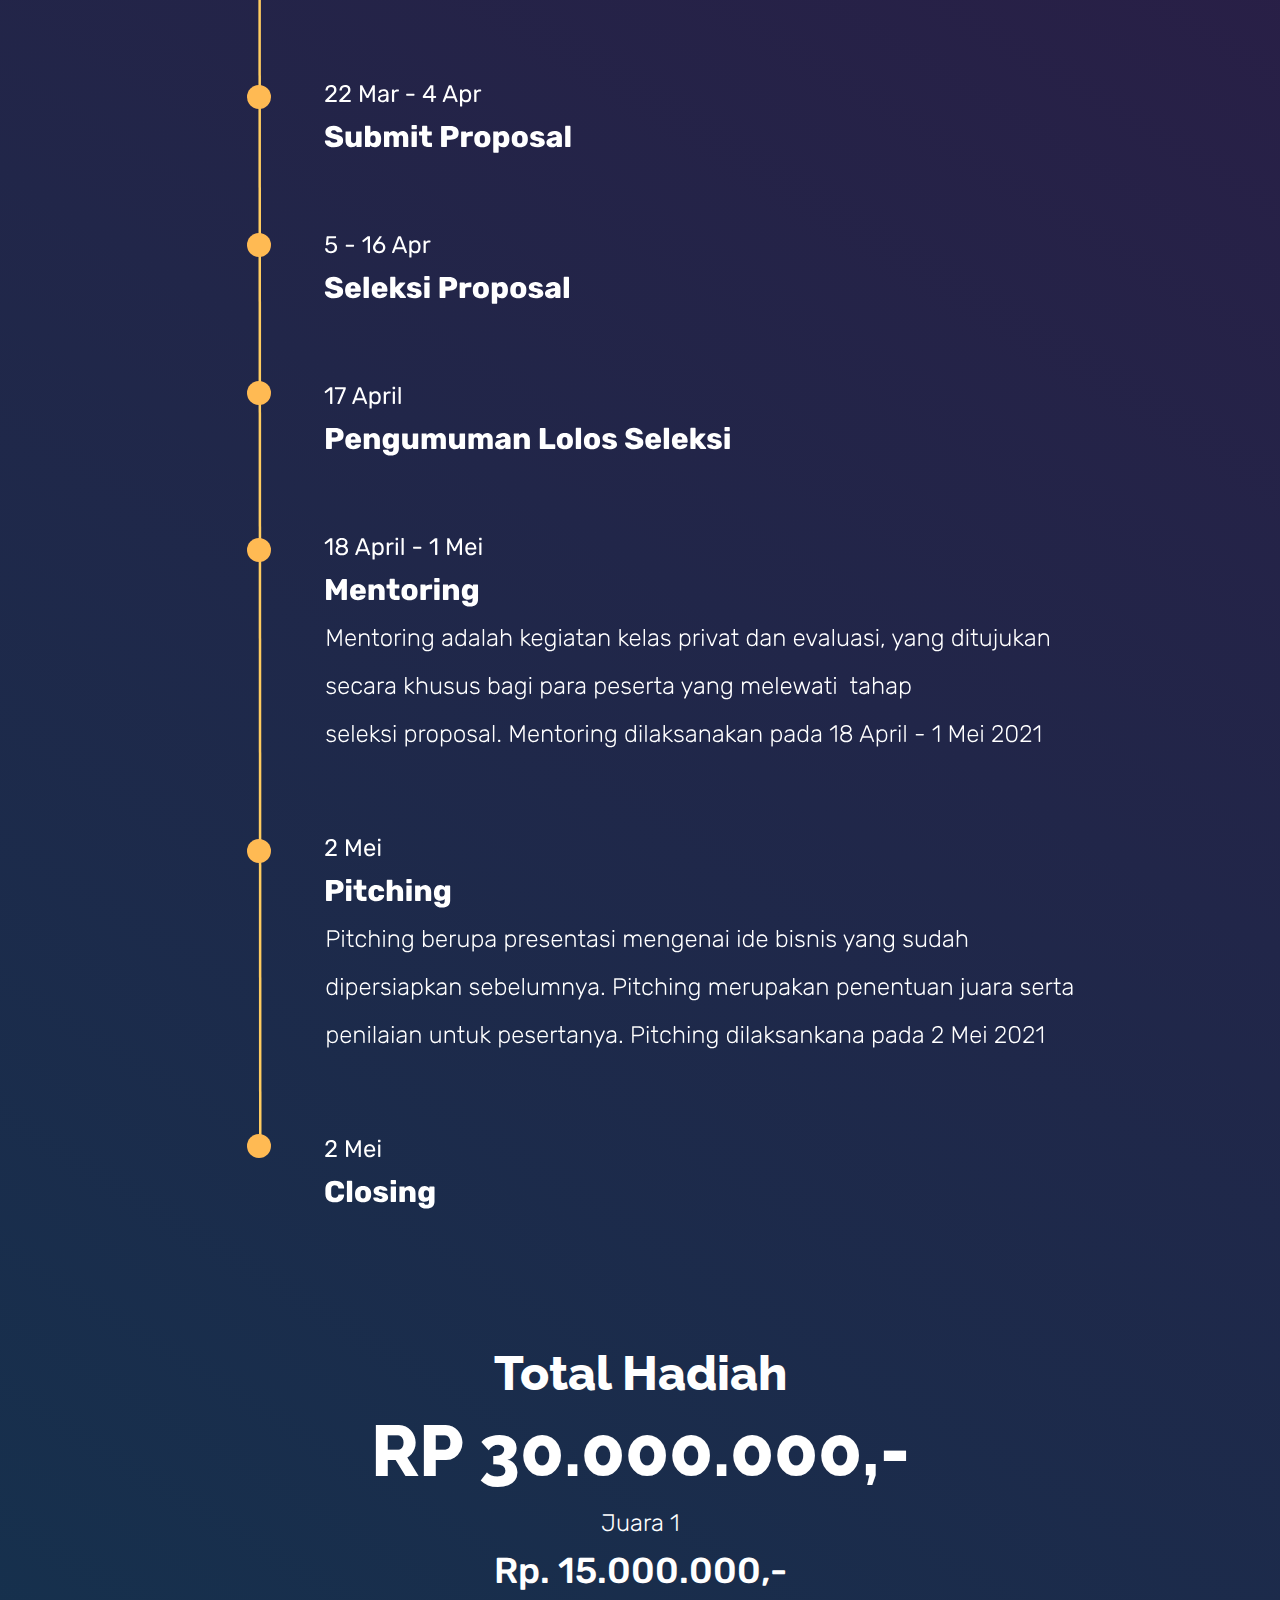
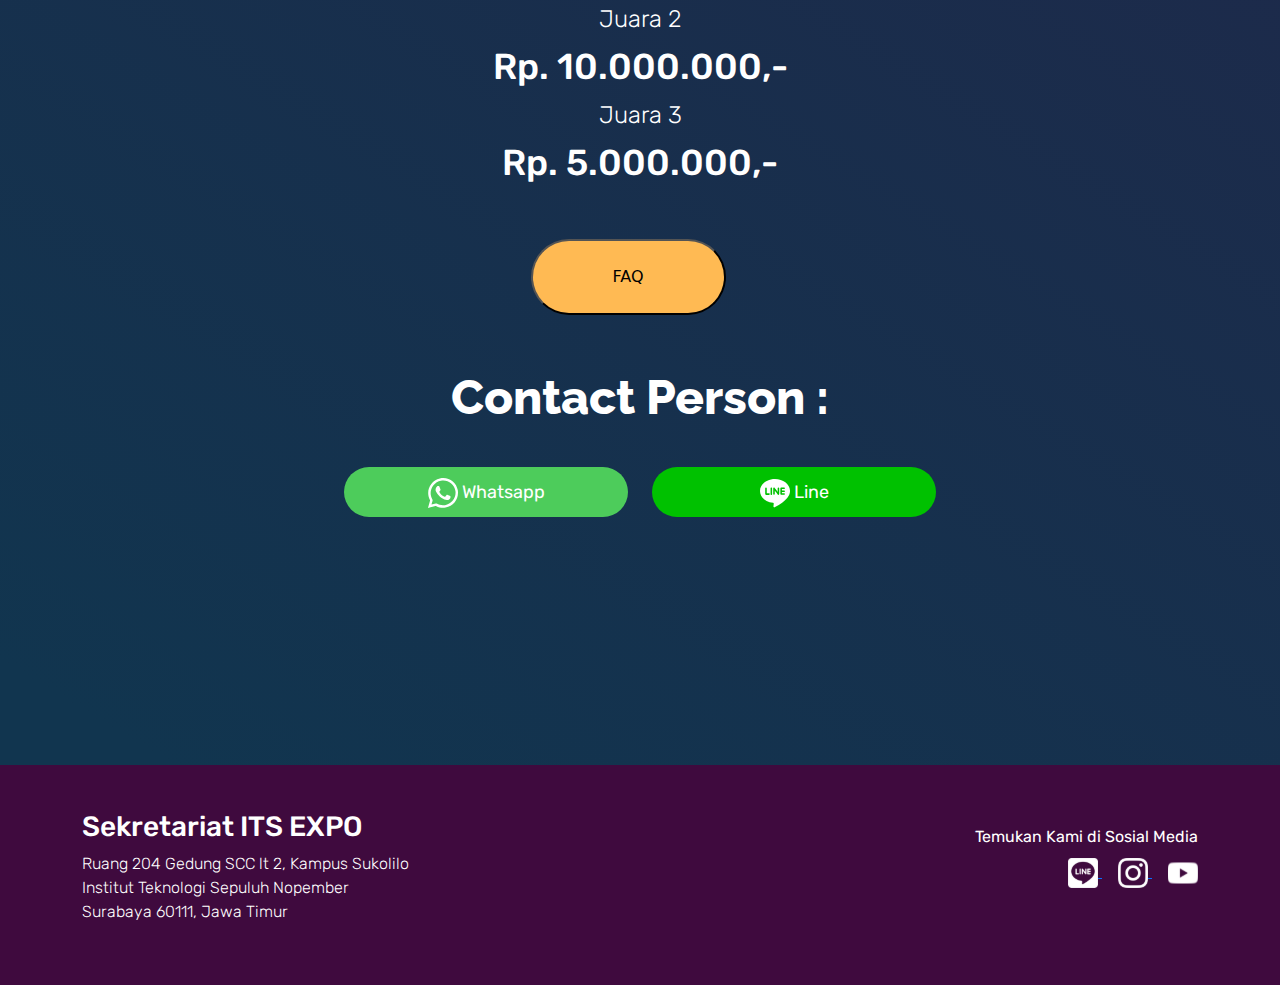
<file: bpc.html>
<!doctype html>
<html lang="en">
<head>
  <!-- Required meta tags -->
  <meta charset="utf-8">
  <meta name="viewport" content="width=device-width, initial-scale=1">
  <!-- css sendiri buat bg-section3 txt sama paddingnya -->
  <link href="css/main.css" rel="stylesheet" >
  <!-- Bootstrap CSS -->
  <link href="css/bootstrap.min.css" rel="stylesheet" >

  <!-- Font -->
  <link rel="preconnect" href="https://fonts.gstatic.com">
  <link href="https://fonts.googleapis.com/css2?family=Raleway:ital,wght@0,100;0,200;0,300;0,400;0,500;0,600;0,700;0,800;0,900;1,100;1,200;1,300;1,400;1,500;1,600;1,700;1,800;1,900&family=Rubik:ital,wght@0,300;0,400;0,500;0,600;0,700;0,800;0,900;1,300;1,400;1,500;1,600;1,700;1,800;1,900&display=swap" rel="stylesheet"> 
  <link rel="shortcut icon" sizes="16x16" href="img/Logo.svg" type="image/x-icon" />
  <title>EXPO ITS | BPC</title>

</head>
<body class="bg-bpc">
    <header class="fixed-top container-fluid bg-topbar">
        <nav class="navbar navbar-expand-lg navbar-light">
          <div class="container-fluid">
            <a class="navbar-brand logo-nav" id="logo" href="#"><img src="img/Logo Putih.svg" alt="Logo ITS Expo"></a>
            <button class="navbar-toggler" type="button" data-bs-toggle="collapse" data-bs-target="#navbarSupportedContent" aria-controls="navbarSupportedContent" aria-expanded="false" aria-label="Toggle navigation">
              <span class="navbar-toggler-icon"></span>
            </button>
            <div>
              <div class="collapse navbar-collapse flex-row-reverse nav-menu" id="navbarSupportedContent">
                <ul class="navbar-nav ml-auto mb-2 mb-lg-0">
                  <li class="nav-item me-auto" style="display: none;">
                    <a href="" class="button-daftar-nav button-text">
                        Daftar
                      </a>
                  </li> 
                </ul>
                <ul class="navbar-nav ml-auto mb-2 mb-lg-0">
                    <li class="nav-item me-auto" style="display: none;">
                      <a class="nav-link" href="#" > <div class="text-topbar">Unduh Twibbon</div></a>
                    </li> 
                  </ul>
                <ul class="navbar-nav ml-auto mb-2 mb-lg-0">
                  <li class="nav-item me-auto" style="display: none;">
                    <a class="nav-link" href="#" > <div class="text-topbar">Unduh Guidebook</div></a>
                  </li> 
                </ul>
              </div>
            </div>
          </div>
        </nav>
      </header>
  <!-- section 1 -->
  <section id="section1" class="d-flex align-items-center">
    <div class="container p-l-full">
      <div class="row">
        <div class="col-lg-8 mx-auto">
          <div class="container">
            <div class="d-flex justify-content-center">
              <div class="col-lg-4 mx-auto">
                <img src="img/bpc/Logo Business Plan.svg" class="img-fluid gallery-img" alt="Business Case Comp">
              </div>
            </div>
            <div class="title-section1 text-center d-flex justify-content-center">
              Business Plan Competition
            </div>
            <br>
            <div class="subtext-section1 center-text">
                Bussiness Plan Competiton merupakan ajang pengembangan bisnis melalui rangkaian kegiatan yang bertujuan untuk menjadikan ide sebagai bisnis yang nyata dan berkembang, sesuai dengan visi dan misi perusahaan yang akan didirikan dengan ide berkelanjutan.
            </div>
            <div class="row">
              <div class="col-lg-6 klik-button">
                <button class="button-yellow">Unduh GuideBook</button>
              </div>
              <div class="col-lg-6 klik-button">
                <button class="button-yellow">Unduh Twibbon</button>
              </div>
              <br>
              <div class="center-items klik-button-full text-center">
                <button class="button-yellow">Daftar Sekarang </button>
            </div>
            </div>
            
            <br>
            <div class="row">
            <div class="d-flex justify-content-center center-items">
                <img class='foto-svg' src="img/bpc/Alur Pendaftaran.svg" alt="">
            </div>
            <div class="row">
                <div class="d-flex justify-content-center center-items">
                    <img class='foto-svg-t' src="img/bpc/Timeline.svg" alt="">
                </div>
        </div>
            
        <div class="title-text">
            Total Hadiah
            </div>
            <div class="title-text-lg">
            RP 30.000.000,-
            </div>
            <div class="subtitle-text">
            Juara 1
            </div>
            <div class="prize-text">
            Rp. 15.000.000,-
            </div>
            <div class="subtitle-text">
            Juara 2
            </div>
            <div class="prize-text">
            Rp. 10.000.000,-
            </div>
            <div class="subtitle-text">
            Juara 3
            </div>
            <div class="prize-text">
            Rp. 5.000.000,-
        </div>
        <div class="row">
            
            <div class="center-items klik-button-full text-center">
              <button class="button-yellow">FAQ </button>
          </div>
        </div>
        <section class="d-flex align-items-center section-break">
            <div class="container">
              <div class="row">
                <div class="col-lg-12 mx-auto">
                  <div class="container">
                    <div class="title-text">
                      Contact Person : 
                    </div>
                    <div class="logo">
                      <div class="row justify-content-center">
                        <div class="col-lg-6">
                          <a href="" class="button-whatsapp button-text">
                            <i><img src="img/bcc/Logo Whatsapp.svg" alt="Logo Whatsapp"></i>
                            <label>Whatsapp</label>
                          </a>
                        </div>
                        <div class="col-lg-6">
                          <a href="" class="button-line button-text">
                            <i><img src="img/bcc/Logo Line.svg" alt="Logo Line"></i>
                            <label>Line</label>
                          </a>
                        </div>
                      </div>
                    </div>
                  </div>
                </div>
              </div>
            </div>
          </section>
        </div>
      </div>
    </div>
  </section>

  <section class="bg-footer d-flex align-items-left">
    <div class="container footer">
      <div class="row">
        <div class="col text-copyright">
          <h3>Sekretariat ITS EXPO</h3>
          <p>Ruang 204 Gedung SCC lt 2, Kampus Sukolilo<br>Institut Teknologi Sepuluh Nopember<br>Surabaya 60111, Jawa Timur</p>
        </div>
        <div class="col text-footer">
          <p>Temukan Kami di Sosial Media</p>
          <a href="#">
            <img src="img/line.svg" alt="Line">
          </a>
          <a href="#">
            <img src="img/instagram.svg" alt="Instagram">
          </a>
          <a href="#">
            <img src="img/youtube.svg" alt="Youtube">
          </a>
        </div>
      </div>
    </div>
  </section>

  <!-- Option 1: Bootstrap Bundle with Popper -->
  <script src="js/bootstrap.bundle.min.js" ></script>

  <!-- JQuery cdn -->
  <script src="https://ajax.googleapis.com/ajax/libs/jquery/3.5.1/jquery.min.js"></script>

  <!-- IG Embed Script -->
  <script src="https://apps.elfsight.com/p/platform.js" defer></script>

  <!-- Scroll Navbar Script -->
 <script type="text/javascript">
    $(window).scroll(function() {    
      var scroll = $(window).scrollTop();

      if (scroll >= 1000) {
        $(".bg-topbar").addClass("scrolled");
        $("#logo img").attr("src","img/logo_scroll.svg");
        $(".text-topbar").addClass("scrolled");
        $(".nav-item").css("display", "block");
      } else {
        $(".bg-topbar").removeClass("scrolled");
        $("#logo img").attr("src","img/Logo putih.svg");
        $(".text-topbar").removeClass("scrolled");
        $(".nav-item").css("display", "none");
      }
    });
  </script>
</body>
</html>
</file>
<file: css/main.css>
/* BG */

.bg-topbar {
  background: transparent;
  /* opacity: 0; */
}
.bg-topbar.scrolled {
  background-color: #ffffff !important;

  transition: background-color 200ms linear;
}
.bg-section1 {
  background: linear-gradient(116.16deg, #009197 -52.63%, #3f0a3e 87.37%);
}
.bg-section3 {
  background: linear-gradient(76.82deg, #f9d797 31.99%, #fd8d69 163.6%);
}

.bg-section4 {
  background: linear-gradient(116.16deg, #fcdbcc -29.93%, #ffffff 162.12%);
}

.bg-section5 {
  background: linear-gradient(95.53deg, #fad697 -18.31%, #ffb953 140.09%);
}

.bg-section6 {
  background: linear-gradient(116.16deg, #fcdbcc -29.93%, #ffffff 162.12%);
}

.bg-footer {
  background: #3f0a3e;
}

.bg-bpc {
  background: linear-gradient(31.48deg, #11354f 4.93%, #3f0a3e 96.35%);
}

.m-l {
  margin-top: 10rem !important;
  margin-bottom: 3rem !important;
}

.p-l {
  padding-top: 8rem !important;
  padding-bottom: 3rem !important;
}

.foto-svg {
  padding-right: 15% !important;
  margin: 15% 0;
}

.foto-svg-t {
  padding-left: 10% !important;
  margin-bottom: 20% !important;
}
.p-l-full {
  padding-top: 10rem !important;
  padding-bottom: 13rem !important;
}

.logo-nav {
  margin: 12px;
}

.nav-item {
  margin-right: 3rem !important;
  border: 2px solid transparent;
}

.ver-bpc {
  border: 1px solid #ffba53;
  transform: rotate(-90deg);
}

.nav-item:hover {
  border: 2px solid #f9d797;
  border-radius: 5px;
}

.nav-menu {
  margin-right: 6rem;
}

.dropdown-divider1 {
  height: 0;
  margin: 0.5rem 0;
  overflow: hidden;
  border: 1px solid #ffba53;
}

.dropdown-submenu {
  position: relative;
}

.dropdown-submenu a::after {
  transform: rotate(-90deg);
  position: absolute;
  right: 6px;
  top: 0.8em;
}

.dropdown-submenu .dropdown-menu {
  top: 0;
  left: 100%;
  margin-left: 0.1rem;
  margin-right: 0.1rem;
}

.text-topbar {
  font-family: "Rubik";
  font-style: normal;
  font-weight: normal;
  font-size: 18px;
  /* line-height: 21px; */
  /* display: flex; */
  /* align-items: center;
  text-align: center; */

  color: white;
}

.text-topbar.scrolled {
  font-family: "Rubik";
  font-style: normal;
  font-weight: normal;
  font-size: 18px;
  line-height: 21px;
  display: flex;
  align-items: center;
  text-align: center;

  color: #312883;
}

.text-nav-drop {
  font-family: "Rubik";
  font-style: normal;
  font-weight: normal;
  font-size: 18px;
  line-height: 21px;
  display: flex;
  align-items: center;
  text-align: center;

  color: #312883;
}

.title-section1 {
  font-family: "Raleway";
  font-style: normal;
  font-weight: bold;
  font-size: 60px;
  line-height: 120%;
  /* or 120% */

  display: flex;
  align-items: center;
  letter-spacing: 0.05em;

  color: #ffffff;
}

.subtext-section1 {
  font-family: "Rubik";
  font-style: normal;
  font-weight: normal;
  font-size: 24px;
  line-height: 48px;
  /* or 200% */

  color: #ffffff;
}

.txt1 {
  font-family: "Raleway";
  font-style: normal;
  font-weight: bold;
  font-size: 60px;
  line-height: 120%;
  /* identical to box height, or 120% */

  display: flex;
  align-items: center;

  color: #11354f;
}

.txt2 {
  font-family: "Rubik";
  font-style: normal;
  font-weight: normal;
  font-size: 24px;
  line-height: 200%;
  /* or 200% */

  color: #11354f;

  opacity: 0.6;
}

.center-items {
  align-items: center;
  text-align: center;
  margin: auto !important;
}

.title-center {
  margin-top: 6rem;
  margin-bottom: 6rem;
  font-family: "Raleway";
  font-style: normal;
  font-weight: bold;
  font-size: 36px;
  line-height: 42px;
  align-items: center;
  text-align: center;

  color: #11354f;
}

.card-box {
  margin-bottom: 8rem;
}

.card-text {
  height: 36px;
  padding: 24px;
  margin-top: 32px;
  font-family: "Rubik";
  font-style: normal;
  font-weight: 300;
  font-size: 30px;
  line-height: 36px;
  /* identical to box height, or 120% */
  text-align: center;

  color: #11354f;
}

.subtitle {
  height: 96px;
  width: 50%;
  margin-left: auto;
  margin-right: auto;
  display: flex;

  font-family: Rubik;
  font-weight: normal;
  font-size: 24px;
  line-height: 48px;
  /* or 200% */
  align-items: center;
  text-align: center;

  color: #11354f;

  opacity: 0.6;
}

.gallery-img {
  margin-bottom: 16px;
}

.button-yellow {
  margin-left: auto;
  margin-right: auto;
  margin-top: 52px;
  margin-bottom: 52px;
  display: flex;
  align-items: center;
  text-align: center;
  padding: 24px 80px 24px 80px;
  background: #ffba53;
  border-radius: 50px;
}

.button-yellow-faq {
  margin-left: auto;
  margin-right: auto;
  margin-top: 52px;
  margin-bottom: 52px;
  display: flex;
  align-items: center;
  text-align: center;
  padding: 24px 60px 24px 60px;
  background: #ffba53;
  border-radius: 50px;
}

.bpc-button-line {
  margin-left: auto;
  margin-right: auto;
  margin-top: 52px;
  margin-bottom: 52px;
  display: flex;
  align-items: center;
  text-align: center;
  padding: 24px 80px 24px 80px;
  background: #00c100;
  border-radius: 36px;
}

.bpc-button-wa {
  margin-left: auto;
  margin-right: auto;
  margin-top: 52px;
  margin-bottom: 52px;
  display: flex;
  align-items: center;
  text-align: center;
  padding: 24px 80px 24px 80px;
  background: #4dcc5b;
  border-radius: 36px;
}

.klik-button {
  width: 80%;
}

.klik-button-full {
  width: 100%;
}

.footer {
  margin: 45px 62px 45px 58px;
}

.text-footer {
  margin-top: 3.5rem;
  font-family: Rubik;
  font-style: normal;
  font-weight: 400;
  font-size: 16px;
  line-height: 24px;
  /* identical to box height, or 171% */
  align-items: right;
  text-align: right;
  color: #ffffff;
  padding: 15px 0 0 25px;
}

.text-footer p {
  margin-bottom: 9px;
}

.text-footer img {
  width: 30px;
  height: 30px;
  text-decoration: none;
  margin-left: 16px;
}

.text-copyright {
  font-family: Rubik;
  font-style: normal;
  font-weight: 300;
  font-size: 16px;
  line-height: 24px;
  /* identical to box height, or 160% */
  align-items: left;
  text-align: left;

  color: #ffffff;
}

/* BCC */
.bg-bcc {
  background: linear-gradient(6.94deg, #009197 -3.26%, #11354f 101.81%);
}

.section-break {
  margin-top: 200px;
}

.logo {
  margin-top: 40px;
  margin-bottom: 40px;
}

.title-text {
  font-family: Raleway;
  font-style: normal;
  font-weight: 800;
  font-size: 48px;
  line-height: 60px;
  text-align: center;
  color: #ffffff;
}

.title-text-lg {
  font-family: Raleway;
  font-style: normal;
  font-weight: 800;
  font-size: 72px;
  line-height: 96px;
  text-align: center;
  color: #ffffff;
}

.subtitle-text {
  font-family: Rubik;
  font-style: normal;
  font-weight: 300;
  font-size: 24px;
  line-height: 48px;
  text-align: center;
  color: #ffffff;
}

.prize-text {
  font-family: Rubik;
  font-style: normal;
  font-weight: 500;
  font-size: 36px;
  line-height: 48px;
  text-align: center;
  color: #ffffff;
}

.button-text {
  font-family: Rubik;
  font-style: normal;
  font-weight: normal;
  font-size: 18px;
  line-height: 36px;

  color: #11354f;
}

.button-text-white {
  font-family: Rubik;
  font-style: normal;
  font-weight: normal;
  font-size: 18px;
  line-height: 36px;
  text-align: center;
  color: #ffffff;
}

.button-line {
  display: inline-block;
  font-weight: 400;
  color: #ffffff;
  text-align: center;
  text-decoration: none;
  vertical-align: middle;
  cursor: pointer;
  -webkit-user-select: none;
  -moz-user-select: none;
  user-select: none;
  background-color: #00c100;
  border: 1px solid transparent;
  padding: 0.375rem 0.75rem;
  border-radius: 36px;
  transition: color 0.15s ease-in-out, background-color 0.15s ease-in-out,
    border-color 0.15s ease-in-out, box-shadow 0.15s ease-in-out;
  width: 100%;
}

.button-whatsapp {
  display: inline-block;
  font-weight: 400;
  color: #ffffff;
  text-align: center;
  text-decoration: none;
  vertical-align: middle;
  cursor: pointer;
  -webkit-user-select: none;
  -moz-user-select: none;
  user-select: none;
  background-color: #4dcc5b;
  border: 1px solid transparent;
  padding: 0.375rem 0.75rem;
  border-radius: 36px;
  transition: color 0.15s ease-in-out, background-color 0.15s ease-in-out,
    border-color 0.15s ease-in-out, box-shadow 0.15s ease-in-out;
  width: 100%;
}

.bpc-button-faq {
  position: absolute;
  width: 281px;
  height: 72px;
  left: 522px;
  top: 5254px;

  background: #ffba53;
  border-radius: 36px;
}

.bpc-button-whatsapp {
  display: inline-block;
  font-weight: 400;
  color: #ffffff;
  text-align: center;
  text-decoration: none;
  vertical-align: middle;
  cursor: pointer;
  -webkit-user-select: none;
  -moz-user-select: none;
  user-select: none;
  background-color: #4dcc5b;
  border: 1px solid transparent;
  padding: 0.375rem 0.75rem;
  border-radius: 36px;
  transition: color 0.15s ease-in-out, background-color 0.15s ease-in-out,
    border-color 0.15s ease-in-out, box-shadow 0.15s ease-in-out;
  width: 100%;
}

.button-daftar-nav {
  display: inline-block;
  font-weight: 400;
  color: #ffffff;
  text-align: center;
  text-decoration: none;
  vertical-align: middle;
  cursor: pointer;
  -webkit-user-select: none;
  -moz-user-select: none;
  user-select: none;
  background-color: #312883;
  border: 1px solid transparent;
  padding: 0.375rem 0.75rem;
  border-radius: 36px;
  transition: color 0.15s ease-in-out, background-color 0.15s ease-in-out,
    border-color 0.15s ease-in-out, box-shadow 0.15s ease-in-out;
  width: 100%;
}
</file>
